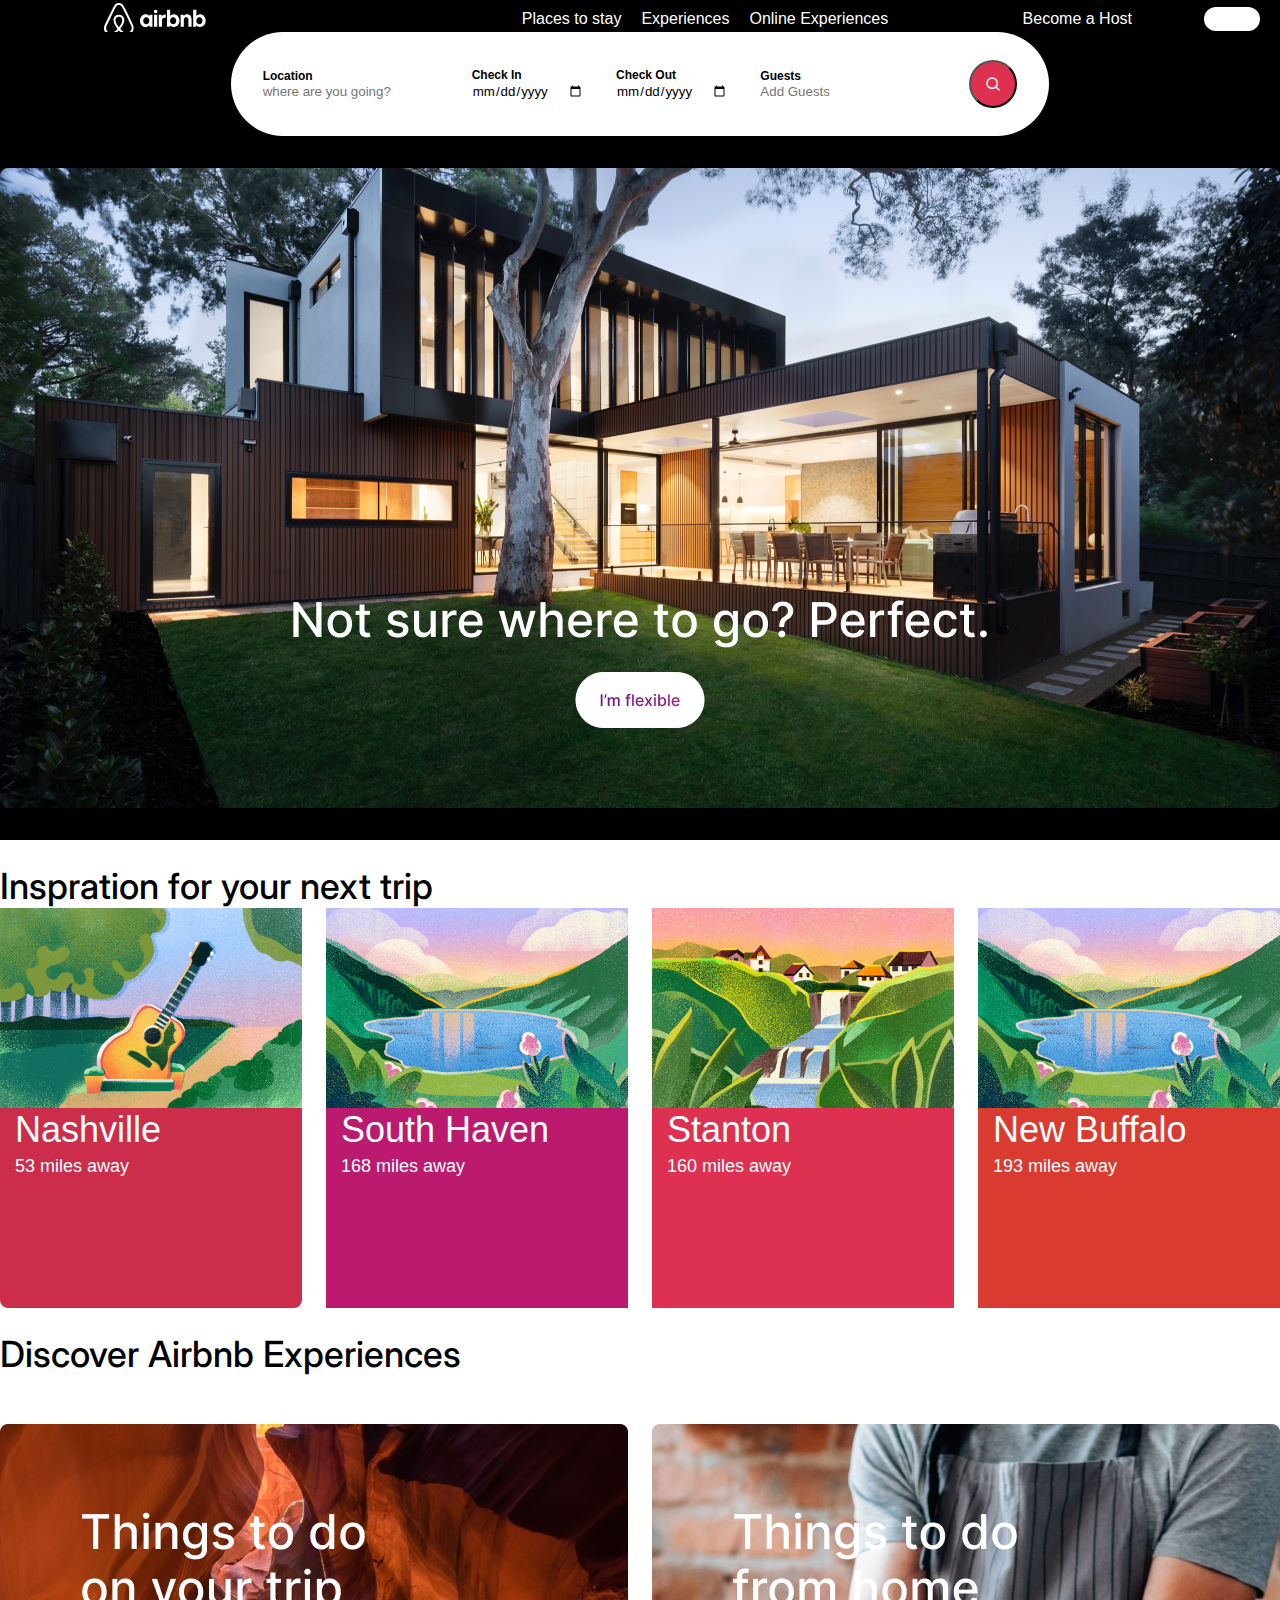
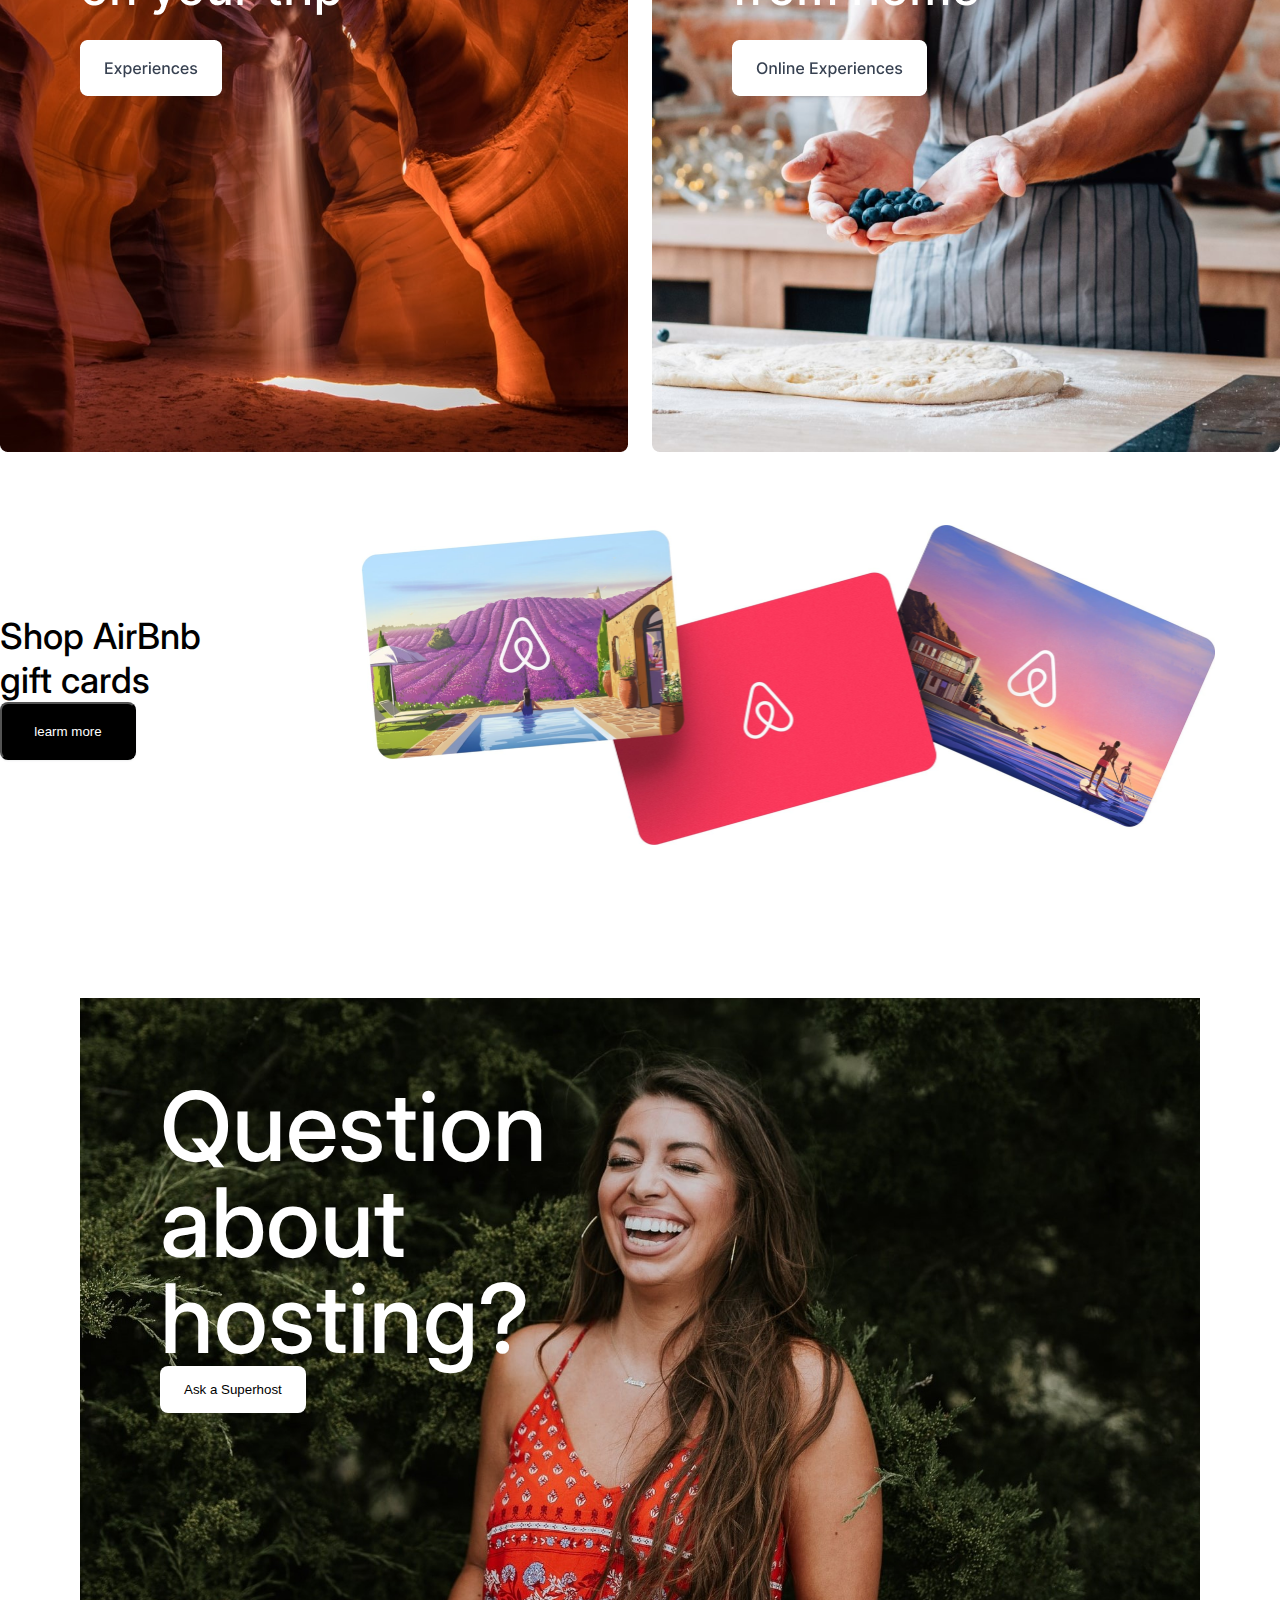
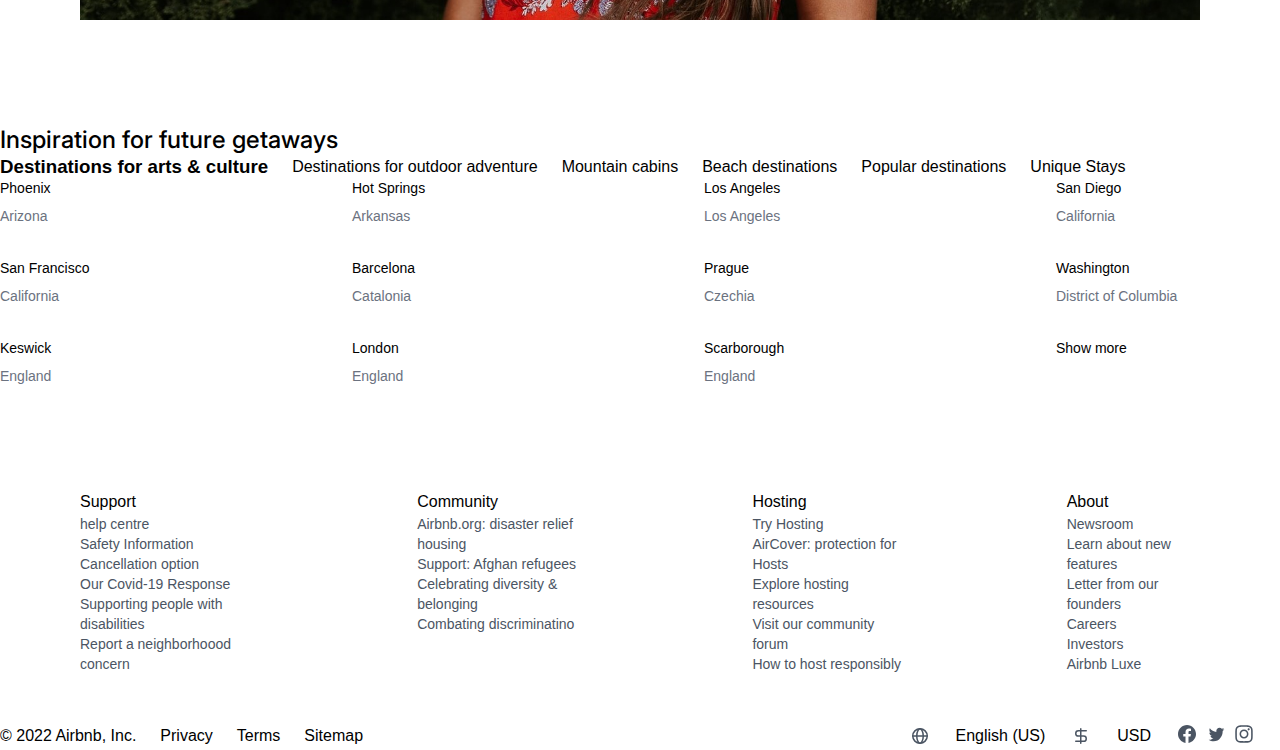
<file: index.html>
<!DOCTYPE html>
<html lang="en">
<head>
    <meta charset="UTF-8">
    <meta name="viewport" content="width=device-width, initial-scale=1.0">
    <title>Air Bnb</title>
    <link rel="stylesheet" href="styles.css">
    <link rel="stylesheet" href="https://cdnjs.cloudflare.com/ajax/libs/font-awesome/6.4.0/css/all.min.css" integrity="sha512-iecdLmaskl7CVkqkXNQ/ZH/XLlvWZOJyj7Yy7tcenmpD1ypASozpmT/E0iPtmFIB46ZmdtAc9eNBvH0H/ZpiBw==" crossorigin="anonymous" referrerpolicy="no-referrer" />
</head>
<body>
<div class="home-page">
    <header>
        <!-- Navbar will go here -->
        <div class="navbar">
            <div class="logo">
                <svg xmlns="http://www.w3.org/2000/svg" width="102" height="32" viewBox="0 0 102 32" fill="none">
                    <path d="M29.24 22.6799C29.08 22.2899 28.93 21.8799 28.77 21.5299L28.03 19.8599L28 19.8299C25.8 15.0299 23.45 10.1499 20.96 5.34994L20.86 5.14994C20.61 4.67994 20.36 4.15994 20.1 3.67994C19.78 3.10994 19.47 2.49994 18.96 1.91994C18.4628 1.31308 17.8372 0.824133 17.1282 0.488399C16.4192 0.152666 15.6444 -0.0214844 14.86 -0.0214844C14.0755 -0.0214844 13.3008 0.152666 12.5917 0.488399C11.8827 0.824133 11.2571 1.31308 10.76 1.91994C10.29 2.49994 9.93996 3.10994 9.61996 3.67994C9.36996 4.19994 9.11996 4.70994 8.85996 5.17994L8.75996 5.37994C6.30996 10.1799 3.91996 15.0599 1.71996 19.8599L1.65996 19.9199C1.43996 20.4399 1.17996 20.9799 0.929959 21.5599C0.769959 21.9099 0.609959 22.2899 0.449959 22.7099C0.0179916 23.8097 -0.119949 25.0031 0.0497312 26.1724C0.219412 27.3418 0.690857 28.4467 1.4176 29.3784C2.14435 30.31 3.10131 31.0362 4.19418 31.4854C5.28705 31.9346 6.47811 32.0912 7.64996 31.9399C8.77343 31.7921 9.85523 31.4178 10.83 30.8399C12.13 30.1099 13.38 29.0499 14.78 27.5199C16.18 29.0499 17.46 30.1099 18.73 30.8499C19.9513 31.5668 21.3343 31.9624 22.75 31.9999C24.3893 32.0068 25.9758 31.4202 27.2164 30.3487C28.4571 29.2771 29.2682 27.7928 29.5 26.1699C29.7678 25.0037 29.6772 23.7838 29.24 22.6699V22.6799ZM14.88 24.3399C13.16 22.1399 12.04 20.1199 11.66 18.3899C11.5025 17.7489 11.4686 17.0837 11.56 16.4299C11.63 15.9199 11.82 15.4699 12.08 15.0899C12.68 14.2199 13.73 13.6799 14.88 13.6799C15.4261 13.6633 15.9678 13.7824 16.4565 14.0268C16.9452 14.2711 17.3656 14.633 17.68 15.0799C17.94 15.4799 18.13 15.9199 18.19 16.4299C18.29 17.0099 18.25 17.6799 18.09 18.3899C17.71 20.0899 16.59 22.1299 14.88 24.3399ZM27.62 25.8199C27.5063 26.6439 27.1788 27.4237 26.67 28.0816C26.1612 28.7396 25.4888 29.2527 24.72 29.5699C23.96 29.8899 23.12 29.9799 22.3 29.8899C21.5 29.7899 20.7 29.5299 19.88 29.0499C18.5185 28.2084 17.2942 27.1629 16.25 25.9499C18.35 23.3499 19.62 20.9799 20.1 18.8699C20.33 17.8699 20.36 16.9699 20.26 16.1399C20.1351 15.3532 19.8417 14.6028 19.4 13.9399C18.8956 13.2212 18.2223 12.6374 17.4394 12.2398C16.6565 11.8423 15.7879 11.6431 14.91 11.6599C13.06 11.6599 11.41 12.5199 10.41 13.9299C9.9598 14.5911 9.66887 15.3475 9.55996 16.1399C9.42996 16.9799 9.45996 17.9099 9.71996 18.8699C10.2 20.9799 11.5 23.3799 13.57 25.9699C12.5434 27.2061 11.3163 28.2608 9.93996 29.0899C9.10996 29.5699 8.31996 29.8199 7.51996 29.9199C6.27584 30.0793 5.01911 29.7412 4.02292 28.9791C3.02673 28.2169 2.37161 27.0924 2.19996 25.8499C2.09996 25.0499 2.16996 24.2499 2.48996 23.3499C2.58996 23.0299 2.73996 22.7099 2.89996 22.3299C3.11996 21.8099 3.37996 21.2699 3.62996 20.7299L3.66996 20.6599C5.82996 15.8899 8.18996 11.0199 10.64 6.24994L10.74 6.04994C10.99 5.56994 11.24 5.05994 11.5 4.57994C11.76 4.06994 12.04 3.57994 12.4 3.17994C12.7116 2.80797 13.1009 2.50882 13.5406 2.30356C13.9804 2.09831 14.4597 1.99193 14.945 1.99193C15.4302 1.99193 15.9096 2.09831 16.3493 2.30356C16.789 2.50882 17.1783 2.80797 17.49 3.17994C17.84 3.57994 18.13 4.06994 18.39 4.57994C18.64 5.05994 18.89 5.57995 19.15 6.04994L19.25 6.24994C21.69 11.0199 24.05 15.8899 26.25 20.6599L26.28 20.6899C26.54 21.2099 26.76 21.7899 27.01 22.2899C27.17 22.6799 27.33 22.9899 27.43 23.3199C27.62 24.2199 27.72 25.0199 27.62 25.8199ZM41.54 24.1199C40.7864 24.131 40.0401 23.9722 39.3563 23.6554C38.6725 23.3386 38.0688 22.8719 37.59 22.2899C36.514 21.0499 35.943 19.451 35.99 17.8099C35.9735 16.1332 36.563 14.5068 37.65 13.2299C38.1528 12.6406 38.7787 12.1686 39.4836 11.8472C40.1885 11.5259 40.9553 11.3629 41.73 11.3699C42.4589 11.35 43.1809 11.5157 43.8282 11.8516C44.4754 12.1875 45.0266 12.6824 45.43 13.2899L45.53 11.7199H48.45V23.7999H45.52L45.42 22.0399C45.0041 22.6886 44.4294 23.2202 43.7503 23.5842C43.0712 23.9483 42.3104 24.1327 41.54 24.1199ZM42.3 21.2399C42.88 21.2399 43.39 21.0799 43.87 20.7899C44.31 20.4699 44.67 20.0499 44.95 19.5399C45.2 19.0299 45.33 18.4199 45.33 17.7399C45.3689 17.1493 45.254 16.5587 44.9963 16.0259C44.7386 15.493 44.3471 15.0361 43.86 14.6999C43.3919 14.4083 42.8514 14.2537 42.3 14.2537C41.7485 14.2537 41.208 14.4083 40.74 14.6999C40.3 15.0199 39.94 15.4399 39.66 15.9499C39.3955 16.5124 39.2654 17.1286 39.28 17.7499C39.241 18.3405 39.3559 18.9312 39.6136 19.464C39.8713 19.9969 40.2628 20.4538 40.75 20.7899C41.22 21.0799 41.73 21.2399 42.3 21.2399ZM53.45 8.45994C53.45 8.80995 53.39 9.12994 53.23 9.38995C53.07 9.63995 52.85 9.86994 52.56 10.0299C52.27 10.1899 51.96 10.2499 51.64 10.2499C51.32 10.2499 51 10.1899 50.71 10.0299C50.4357 9.87726 50.205 9.65694 50.04 9.38995C49.8851 9.10508 49.8091 8.78401 49.82 8.45994C49.82 8.09995 49.89 7.77994 50.04 7.52994C50.2 7.22994 50.43 7.04994 50.71 6.88994C51 6.72994 51.31 6.65994 51.64 6.65994C51.9583 6.65261 52.273 6.728 52.5535 6.87874C52.8339 7.02948 53.0705 7.25042 53.24 7.51994C53.3855 7.81149 53.4576 8.13418 53.45 8.45994ZM50.05 23.7599V11.6999H53.23V23.7799H50.04L50.05 23.7599ZM61.73 14.8599V14.8999C61.58 14.8299 61.38 14.7999 61.23 14.7699C61.03 14.7299 60.87 14.7299 60.68 14.7299C59.79 14.7299 59.12 14.9899 58.68 15.5299C58.2 16.0799 57.98 16.8499 57.98 17.8399V23.7699H54.79V11.6899H57.72L57.82 13.5199C58.14 12.8799 58.52 12.3999 59.06 12.0399C59.5971 11.6902 60.2294 11.5155 60.87 11.5399C61.1 11.5399 61.32 11.5599 61.51 11.5999C61.61 11.6299 61.67 11.6299 61.73 11.6599V14.8599ZM63.01 23.7599V6.73994H66.19V13.2399C66.64 12.6599 67.15 12.2099 67.79 11.8599C68.8032 11.3632 69.9542 11.2223 71.0573 11.4599C72.1604 11.6976 73.1512 12.3 73.87 13.1699C74.9483 14.4125 75.5195 16.0154 75.47 17.6599C75.4864 19.3367 74.897 20.9631 73.81 22.2399C73.3072 22.8293 72.6813 23.3013 71.9763 23.6227C71.2714 23.944 70.5046 24.1069 69.73 24.0999C69.001 24.1199 68.279 23.9541 67.6317 23.6183C66.9845 23.2824 66.4333 22.7875 66.03 22.1799L65.93 23.7499L63.01 23.7799V23.7599ZM69.16 21.2399C69.73 21.2399 70.24 21.0799 70.72 20.7899C71.16 20.4699 71.52 20.0499 71.8 19.5399C72.06 19.0299 72.18 18.4199 72.18 17.7399C72.18 17.0699 72.06 16.4599 71.8 15.9499C71.5374 15.4582 71.1684 15.0312 70.72 14.6999C70.2519 14.4083 69.7115 14.2537 69.16 14.2537C68.6085 14.2537 68.068 14.4083 67.6 14.6999C67.15 15.0199 66.8 15.4399 66.51 15.9499C66.2455 16.5124 66.1154 17.1286 66.13 17.7499C66.091 18.3405 66.2059 18.9312 66.4636 19.464C66.7213 19.9969 67.1128 20.4538 67.6 20.7899C68.07 21.0799 68.58 21.2399 69.16 21.2399ZM76.67 23.7699V11.6899H79.6L79.7 13.2599C80.0682 12.6581 80.5905 12.1656 81.2128 11.8333C81.8352 11.501 82.535 11.3411 83.24 11.3699C84.0461 11.356 84.8384 11.5801 85.5178 12.0141C86.1973 12.448 86.7337 13.0727 87.06 13.8099C87.41 14.5699 87.6 15.5099 87.6 16.5599V23.7999H84.41V16.9799C84.41 16.1399 84.22 15.4799 83.84 14.9899C83.46 14.5099 82.94 14.2499 82.28 14.2499C81.8 14.2499 81.38 14.3499 81.01 14.5699C80.66 14.7999 80.37 15.0899 80.15 15.4999C79.9275 15.9144 79.8172 16.3798 79.83 16.8499V23.7699H76.67ZM89.19 23.7699V6.72994H92.38V13.2299C92.812 12.6467 93.3741 12.1722 94.0216 11.8441C94.6691 11.5161 95.3841 11.3434 96.11 11.3399C96.8635 11.3289 97.6099 11.4877 98.2937 11.8045C98.9775 12.1213 99.5811 12.588 100.06 13.1699C101.131 14.4125 101.698 16.0105 101.65 17.6499C101.667 19.3269 101.078 20.9536 99.99 22.2299C99.4872 22.8193 98.8613 23.2913 98.1563 23.6127C97.4514 23.934 96.6846 24.0969 95.91 24.0899C95.181 24.1099 94.459 23.9441 93.8117 23.6083C93.1645 23.2724 92.6133 22.7775 92.21 22.1699L92.12 23.7399L89.19 23.7699ZM95.37 21.2399C95.95 21.2399 96.46 21.0799 96.93 20.7899C97.38 20.4699 97.73 20.0499 98.02 19.5399C98.27 19.0299 98.4 18.4199 98.4 17.7399C98.4389 17.1493 98.324 16.5587 98.0663 16.0259C97.8086 15.493 97.4171 15.0361 96.93 14.6999C96.4619 14.4083 95.9215 14.2537 95.37 14.2537C94.8185 14.2537 94.278 14.4083 93.81 14.6999C93.37 15.0199 93.01 15.4399 92.73 15.9499C92.4508 16.5074 92.32 17.1273 92.35 17.7499C92.311 18.3405 92.4259 18.9312 92.6836 19.464C92.9413 19.9969 93.3328 20.4538 93.82 20.7899C94.29 21.0799 94.77 21.2399 95.37 21.2399Z" fill="white"/>
                  </svg>
            </div>

            <div class="middle-option">
                <a href="#">Places to stay</a>
                <a href="#">Experiences</a>
                <a href="#">Online Experiences</a>

            </div>

            <div class="host">
                <p>Become a Host</p>
                <i class="fa-solid fa-globe fa" style="color: #ffffff;"></i>
            </div>

            <div class="user-profile">
                <i class="fa-solid fa-bars" style="color: #000000;"></i>
                <i class="fa-solid fa-circle-user" style="color: #F3F4F6;"></i>

            </div>

        </div>

    </header>

    <main>
        <div class="main-container">

            <div class="search-menu">

                <div class="search-location-bar">

                    <div class="location">
                        <p>Location</p>
                        <input id="location-input" class="border-none" type="text" placeholder="where are you going?" required>
                        
                    </div>

                    <div class="checkin">
                        <p>Check In</p>
                        <input id="checkin-date" class="border-none" type="date" placeholder="Add Date" required>
                    </div>

                    <div class="checkout">
                        <p>Check Out</p>
                        <input id="checkout-date" class="border-none" type="date" placeholder="Add Date" required>
                    </div>
                    
                    <div class="guests">
                        <p>Guests</p>
                        <input id="guest-name" class="border-none" type="text" placeholder="Add Guests" required>

                    </div>
                    <div id="search-bar">
                        <input id="search-input" type="text" placeholder="Search listings...">
                        <button id="search-button"><svg xmlns="http://www.w3.org/2000/svg" width="20" height="20" viewBox="0 0 20 20" fill="none">
                            <path d="M16.0417 16.0416L12.9167 12.9166M3.95834 9.16658C3.95834 6.2901 6.29019 3.95825 9.16668 3.95825C12.0432 3.95825 14.375 6.2901 14.375 9.16658C14.375 12.0431 12.0432 14.3749 9.16668 14.3749C6.29019 14.3749 3.95834 12.0431 3.95834 9.16658Z" stroke="white" stroke-width="1.5" stroke-linecap="round" stroke-linejoin="round"/>
                            </svg>
                        </button>
                    </div>
                </div>

                <div class="first-image">
                    <img src="./images/Big Card.png" alt="">
                </div>

                
            </div>
            
            
            <div class="next-trip">
                <h1>Inspration for your next trip</h1>

                <div class="city-cards">

                    <div class="nashvilla">
                        <img class="img-size" src="./images/Home-page Images/Rectangle 1.png" alt="">
                        <h3>Nashville</h3>
                        <p>53 miles away</p>

                    
                    </div>

                    <div class="southhaven">
                        <img class="img-size" src="./images/Home-page Images/Rectangle 1 (1).png" alt="">
                        <h3>South Haven</h3>
                        <p>168 miles away</p>
                    
                    </div>

                    <div class="stanton">
                        <img class="img-size" src="./images/Home-page Images/Rectangle 1 (2).png" alt="">
                        <h3>Stanton</h3>
                        <p>160 miles away</p>    
                    </div>

                    <div class="newbuffalo">
                        <img class="img-size" src="./images/Home-page Images/Rectangle 1 (3).png" alt="">
                        <h3>New Buffalo</h3>
                        <p>193 miles away</p>
                        
                    </div>
                </div>

            </div>

            <div class="airbnb-experiance">
                <h1>Discover Airbnb Experiences</h1>
                <div class="thingstodo">
                    <div class="thingsintrip">
                        <img src="./images/Home-page Images/unsplash_qvO4yjZo-Mc.png" alt="">
                        
                    </div>
                    <div class="thingsinhome">
                        <img src="./images/Home-page Images/unsplash_JYTWsPsIDcY.png" alt="">
                        
                    
                    </div>
                </div>
            </div>

            <div class="giftcard">
                <div class="shopgiftcard">
                    <h1>Shop AirBnb  <br> gift cards</h1>
                    <button type="submit">learm more</button>

                </div>
                <div class="giftcardimage">
                    <img src="./images/Home-page Images/Gift Cards.png" alt="">

                </div>
            </div>

            <div class="about-hosting">
                <img src="./images/efd4d7b308f8c6bdd6b801b638cc68d2.jpeg" alt="">
                <div class="hosting-text">
                    <h1>Question <br> about <br> hosting?</h1>
                    <button type="submit">Ask a Superhost</button>
                </div>
            </div>

            <div class="future-getaways">
                <h1>Inspiration for future getaways</h1>

                <div class="art-culture">
                    <h3>Destinations for arts & culture</h3>
                    <p>Destinations for outdoor adventure</p>
                    <p>Mountain cabins</p>
                    <p>Beach destinations</p>
                    <p>Popular destinations</p>
                    <p>Unique Stays</p>
                </div>

                <div class="country">
                    <div class="country-name">
                        <h3>Phoenix</h3>
                        <p>Arizona</p>
                    </div>

                    <div class="country-name">
                        <h3>Hot Springs</h3>
                        <p>Arkansas</p>
                    </div>

                    <div class="country-name">
                        <h3>Los Angeles</h3>
                        <p>Los Angeles</p>
                    </div>

                    <div class="country-name">
                        <h3>San Diego</h3>
                        <p>California</p>
                    </div>

                    <div class="country-name">
                        <h3>San Francisco</h3>
                        <p>California</p>
                    </div>

                    <div class="country-name">
                        <h3>Barcelona</h3>
                        <p>Catalonia</p>
                    </div>

                    <div class="country-name">
                        <h3>Prague</h3>
                        <p>Czechia</p>
                    </div>

                    <div class="country-name">
                        <h3>Washington</h3>
                        <p>District of Columbia</p>
                    </div>

                    <div class="country-name">
                        <h3>Keswick</h3>
                        <p>England</p>
                        
                    </div>
                    <div class="country-name">
                        <h3>London</h3>
                        <p>England</p>
                        
                    </div>
                    <div class="country-name">
                        <h3>Scarborough</h3>
                        <p>England</p>
                        
                    </div>
                    <div class="country-name">
                        <h3>Show more</h3>                        
                    </div>

                </div>


            </div>




        </div>


    </main>
    <footer>
        <div class="footer">
            <div class="links">
                <div class="all-links">
                    <h4>Support</h4>
                    <p>help centre</p>
                    <p>Safety Information</p>
                    <p>Cancellation option</p>
                    <p>Our Covid-19 Response</p>
                    <p>Supporting people with disabilities</p>
                    <p>Report a neighborhoood concern</p>

                </div>
                <div class="all-links">
                    <h4>Community</h4>
                    <p>Airbnb.org: disaster relief housing</p>
                    <p>Support: Afghan refugees</p>
                    <p>Celebrating diversity & belonging</p>
                    <p>Combating discriminatino</p>

                </div>
                <div class="all-links">
                    <h4>Hosting</h4>
                    <p>Try Hosting</p>
                    <p>AirCover: protection for Hosts</p>
                    <p>Explore hosting resources</p>
                    <p>Visit our community forum</p>
                    <p>How to host responsibly</p>
                </div>
                <div class="all-links">
                    <h4>About</h4>
                    <p>Newsroom</p>
                    <p>Learn about new features</p>
                    <p>Letter from our founders</p>
                    <p>Careers</p>
                    <p>Investors</p>
                    <p>Airbnb Luxe</p>
                </div>
            </div>

            <div class="copyrights">
                <div class="copy-left">
                    <p>© 2022 Airbnb, Inc.</p>
                    <p>Privacy</p>
                    <p>Terms</p>
                    <p>Sitemap</p>
                </div>

                <div class="copy-right">
                    <svg xmlns="http://www.w3.org/2000/svg" width="24" height="24" viewBox="0 0 24 24" fill="none">
                        <path d="M19.25 12C19.25 16.0041 16.0041 19.25 12 19.25C7.99594 19.25 4.75 16.0041 4.75 12C4.75 7.99594 7.99594 4.75 12 4.75C16.0041 4.75 19.25 7.99594 19.25 12Z" stroke="#4B5563" stroke-width="1.5" stroke-linecap="round" stroke-linejoin="round"/>
                        <path d="M15.25 12C15.25 16.5 13.2426 19.25 12 19.25C10.7574 19.25 8.75 16.5 8.75 12C8.75 7.5 10.7574 4.75 12 4.75C13.2426 4.75 15.25 7.5 15.25 12Z" stroke="#4B5563" stroke-width="1.5" stroke-linecap="round" stroke-linejoin="round"/>
                        <path d="M5 12H19" stroke="#4B5563" stroke-width="1.5" stroke-linecap="round" stroke-linejoin="round"/>
                      </svg>
                      <p>English (US)</p>
                      <svg xmlns="http://www.w3.org/2000/svg" width="24" height="24" viewBox="0 0 24 24" fill="none">
                        <path d="M17.25 6.75H9.375C7.92525 6.75 6.75 7.92525 6.75 9.375C6.75 10.8247 7.92525 12 9.375 12H14.625C16.0747 12 17.25 13.1753 17.25 14.625C17.25 16.0747 16.0747 17.25 14.625 17.25H6.75" stroke="#4B5563" stroke-width="1.5" stroke-linecap="round" stroke-linejoin="round"/>
                        <path d="M11.75 19.25V4.75" stroke="#4B5563" stroke-width="1.5" stroke-linecap="round" stroke-linejoin="round"/>
                      </svg>
                      <p>USD</p>

                      <div class="socialmedia">
                        <svg xmlns="http://www.w3.org/2000/svg" width="24" height="24" viewBox="0 0 24 24" fill="none">
                            <path fill-rule="evenodd" clip-rule="evenodd" d="M3 12C3 16.45 6.25 20.15 10.5 20.9L10.5502 20.8599C10.5334 20.8566 10.5167 20.8533 10.5 20.85V14.5H8.25V12H10.5V10C10.5 7.75 11.95 6.5 14 6.5C14.65 6.5 15.35 6.6 16 6.7V9H14.85C13.75 9 13.5 9.55 13.5 10.25V12H15.9L15.5 14.5H13.5V20.85C13.4833 20.8533 13.4666 20.8566 13.4498 20.8599L13.5 20.9C17.75 20.15 21 16.45 21 12C21 7.05 16.95 3 12 3C7.05 3 3 7.05 3 12Z" fill="#4B5563"/>
                          </svg>
                          <svg xmlns="http://www.w3.org/2000/svg" width="24" height="24" viewBox="0 0 24 24" fill="none">
                            <path fill-rule="evenodd" clip-rule="evenodd" d="M18.6615 9.07607C18.6673 9.22598 18.6692 9.37582 18.6692 9.52572C18.6692 14.0705 15.4722 19.3171 9.62599 19.3171C7.83014 19.3171 6.16025 18.7447 4.75328 17.7704C5.00199 17.7976 5.25457 17.8181 5.51103 17.8181C7.00004 17.8181 8.37148 17.2661 9.45933 16.3394C8.06851 16.319 6.8941 15.3174 6.48907 13.9546C6.68351 13.9955 6.88375 14.016 7.08853 14.016C7.37729 14.016 7.65765 13.9752 7.92638 13.8934C6.47096 13.58 5.37473 12.19 5.37473 10.5207C5.37473 10.5002 5.37473 10.4934 5.37473 10.4797C5.80367 10.7318 6.29461 10.8885 6.81593 10.9089C5.96193 10.2889 5.40055 9.23278 5.40055 8.04038C5.40055 7.41352 5.55688 6.8207 5.83207 6.30967C7.39925 8.39466 9.74228 9.76424 12.3837 9.90733C12.3295 9.65522 12.3017 9.38955 12.3017 9.12382C12.3017 7.22279 13.7248 5.68286 15.4806 5.68286C16.3947 5.68286 17.2203 6.09856 17.7997 6.7663C18.5252 6.6164 19.2047 6.33024 19.8197 5.93505C19.5814 6.73907 19.0781 7.41348 18.4205 7.83593C19.0639 7.75417 19.6776 7.57034 20.2467 7.29779C19.8197 7.98597 19.2823 8.5923 18.6615 9.07607Z" fill="#4B5563"/>
                          </svg>
                          <svg xmlns="http://www.w3.org/2000/svg" width="24" height="24" viewBox="0 0 24 24" fill="none">
                            <path d="M12.0004 3.27271C9.63025 3.27271 9.33281 3.28307 8.40193 3.32543C7.47287 3.36798 6.8387 3.51507 6.28381 3.73089C5.70983 3.9538 5.22293 4.25198 4.73786 4.73725C4.25242 5.22234 3.95424 5.70925 3.73061 6.28307C3.51426 6.83816 3.36699 7.47252 3.32517 8.40125C3.28354 9.33216 3.27263 9.6298 3.27263 12C3.27263 14.3702 3.28317 14.6667 3.32535 15.5976C3.36808 16.5267 3.51517 17.1609 3.7308 17.7158C3.95388 18.2898 4.25205 18.7767 4.73731 19.2618C5.22221 19.7472 5.7091 20.0462 6.28272 20.2691C6.83798 20.4849 7.47232 20.632 8.4012 20.6745C9.33208 20.7169 9.62935 20.7272 11.9993 20.7272C14.3696 20.7272 14.6661 20.7169 15.597 20.6745C16.526 20.632 17.1609 20.4849 17.7162 20.2691C18.29 20.0462 18.7762 19.7472 19.2611 19.2618C19.7465 18.7767 20.0447 18.2898 20.2683 17.716C20.4828 17.1609 20.6301 16.5265 20.6737 15.5978C20.7156 14.6669 20.7265 14.3702 20.7265 12C20.7265 9.6298 20.7156 9.33234 20.6737 8.40143C20.6301 7.47234 20.4828 6.83816 20.2683 6.28325C20.0447 5.70925 19.7465 5.22234 19.2611 4.73725C18.7756 4.2518 18.2902 3.95361 17.7156 3.73089C17.1593 3.51507 16.5248 3.36798 15.5957 3.32543C14.6648 3.28307 14.3685 3.27271 11.9976 3.27271H12.0004ZM11.2175 4.84543C11.4498 4.84507 11.7091 4.84543 12.0004 4.84543C14.3305 4.84543 14.6066 4.8538 15.5268 4.89561C16.3777 4.93452 16.8395 5.07671 17.1471 5.19616C17.5544 5.35434 17.8447 5.54343 18.15 5.84889C18.4554 6.15434 18.6445 6.44525 18.8031 6.85252C18.9225 7.1598 19.0649 7.62161 19.1036 8.47252C19.1454 9.39252 19.1545 9.66889 19.1545 11.998C19.1545 14.3271 19.1454 14.6034 19.1036 15.5234C19.0647 16.3743 18.9225 16.8362 18.8031 17.1434C18.6449 17.5507 18.4554 17.8407 18.15 18.146C17.8446 18.4514 17.5546 18.6405 17.1471 18.7987C16.8399 18.9187 16.3777 19.0605 15.5268 19.0994C14.6068 19.1412 14.3305 19.1503 12.0004 19.1503C9.67007 19.1503 9.3939 19.1412 8.47393 19.0994C7.62304 19.0602 7.16124 18.918 6.85343 18.7985C6.44617 18.6403 6.15527 18.4513 5.84982 18.1458C5.54438 17.8403 5.35529 17.5502 5.19675 17.1427C5.0773 16.8354 4.93494 16.3736 4.89622 15.5227C4.8544 14.6027 4.84604 14.3263 4.84604 11.9958C4.84604 9.66525 4.8544 9.39034 4.89622 8.47034C4.93512 7.61943 5.0773 7.15761 5.19675 6.84998C5.35493 6.4427 5.54438 6.1518 5.84982 5.84634C6.15527 5.54089 6.44617 5.3518 6.85343 5.19325C7.16106 5.07325 7.62304 4.93143 8.47393 4.89234C9.27899 4.85598 9.59098 4.84507 11.2175 4.84325V4.84543ZM16.6588 6.29452C16.0806 6.29452 15.6115 6.76307 15.6115 7.34143C15.6115 7.91961 16.0806 8.3887 16.6588 8.3887C17.2369 8.3887 17.706 7.91961 17.706 7.34143C17.706 6.76325 17.2369 6.29416 16.6588 6.29416V6.29452ZM12.0004 7.51816C9.52535 7.51816 7.51868 9.52489 7.51868 12C7.51868 14.4751 9.52535 16.4809 12.0004 16.4809C14.4754 16.4809 16.4813 14.4751 16.4813 12C16.4813 9.52489 14.4752 7.51816 12.0002 7.51816H12.0004ZM12.0004 9.09089C13.6069 9.09089 14.9094 10.3932 14.9094 12C14.9094 13.6065 13.6069 14.9091 12.0004 14.9091C10.3937 14.9091 9.09136 13.6065 9.09136 12C9.09136 10.3932 10.3937 9.09089 12.0004 9.09089Z" fill="#4B5563"/>
                          </svg>
                      </div>
                </div>
                
            </div>
        </div>
       


    </footer>
</div>

    <!-- Listing page  -->   

<div class="listing-page">

    <nav id="navBar" class="navbar-white">
        <a href="index.html">
            <svg xmlns="http://www.w3.org/2000/svg" width="102" height="32" viewBox="0 0 102 32" fill="none">
                <path d="M29.24 22.6799C29.08 22.2899 28.93 21.8799 28.77 21.5299L28.03 19.8599L28 19.8299C25.8 15.0299 23.45 10.1499 20.96 5.34994L20.86 5.14994C20.61 4.67994 20.36 4.15994 20.1 3.67994C19.78 3.10994 19.47 2.49994 18.96 1.91994C18.4629 1.31308 17.8372 0.824133 17.1282 0.488399C16.4192 0.152666 15.6445 -0.0214844 14.86 -0.0214844C14.0755 -0.0214844 13.3008 0.152666 12.5918 0.488399C11.8828 0.824133 11.2571 1.31308 10.76 1.91994C10.29 2.49994 9.94 3.10994 9.62 3.67994C9.37 4.19994 9.12 4.70994 8.86 5.17994L8.76 5.37994C6.31 10.1799 3.92 15.0599 1.72 19.8599L1.66 19.9199C1.44 20.4399 1.18 20.9799 0.930001 21.5599C0.770001 21.9099 0.610001 22.2899 0.450001 22.7099C0.0180336 23.8097 -0.119907 25.0031 0.0497732 26.1724C0.219454 27.3418 0.690899 28.4467 1.41765 29.3784C2.14439 30.31 3.10136 31.0362 4.19423 31.4854C5.2871 31.9346 6.47815 32.0912 7.65 31.9399C8.77347 31.7921 9.85528 31.4178 10.83 30.8399C12.13 30.1099 13.38 29.0499 14.78 27.5199C16.18 29.0499 17.46 30.1099 18.73 30.8499C19.9513 31.5668 21.3344 31.9624 22.75 31.9999C24.3894 32.0068 25.9758 31.4202 27.2165 30.3487C28.4571 29.2771 29.2682 27.7928 29.5 26.1699C29.7678 25.0037 29.6772 23.7838 29.24 22.6699V22.6799ZM14.88 24.3399C13.16 22.1399 12.04 20.1199 11.66 18.3899C11.5026 17.7489 11.4686 17.0837 11.56 16.4299C11.63 15.9199 11.82 15.4699 12.08 15.0899C12.68 14.2199 13.73 13.6799 14.88 13.6799C15.4261 13.6633 15.9679 13.7824 16.4566 14.0268C16.9453 14.2711 17.3657 14.633 17.68 15.0799C17.94 15.4799 18.13 15.9199 18.19 16.4299C18.29 17.0099 18.25 17.6799 18.09 18.3899C17.71 20.0899 16.59 22.1299 14.88 24.3399ZM27.62 25.8199C27.5064 26.6439 27.1789 27.4237 26.67 28.0816C26.1612 28.7396 25.4889 29.2527 24.72 29.5699C23.96 29.8899 23.12 29.9799 22.3 29.8899C21.5 29.7899 20.7 29.5299 19.88 29.0499C18.5185 28.2084 17.2943 27.1629 16.25 25.9499C18.35 23.3499 19.62 20.9799 20.1 18.8699C20.33 17.8699 20.36 16.9699 20.26 16.1399C20.1351 15.3532 19.8418 14.6028 19.4 13.9399C18.8956 13.2212 18.2223 12.6374 17.4394 12.2398C16.6565 11.8423 15.7879 11.6431 14.91 11.6599C13.06 11.6599 11.41 12.5199 10.41 13.9299C9.95984 14.5911 9.66891 15.3475 9.56 16.1399C9.43 16.9799 9.46 17.9099 9.72 18.8699C10.2 20.9799 11.5 23.3799 13.57 25.9699C12.5435 27.2061 11.3164 28.2608 9.94 29.0899C9.11 29.5699 8.32 29.8199 7.52 29.9199C6.27589 30.0793 5.01915 29.7412 4.02296 28.9791C3.02677 28.2169 2.37165 27.0924 2.2 25.8499C2.1 25.0499 2.17 24.2499 2.49 23.3499C2.59 23.0299 2.74 22.7099 2.9 22.3299C3.12 21.8099 3.38 21.2699 3.63 20.7299L3.67 20.6599C5.83 15.8899 8.19 11.0199 10.64 6.24994L10.74 6.04994C10.99 5.56994 11.24 5.05994 11.5 4.57994C11.76 4.06994 12.04 3.57994 12.4 3.17994C12.7116 2.80797 13.101 2.50882 13.5407 2.30356C13.9804 2.09831 14.4597 1.99193 14.945 1.99193C15.4303 1.99193 15.9096 2.09831 16.3493 2.30356C16.789 2.50882 17.1784 2.80797 17.49 3.17994C17.84 3.57994 18.13 4.06994 18.39 4.57994C18.64 5.05994 18.89 5.57995 19.15 6.04994L19.25 6.24994C21.69 11.0199 24.05 15.8899 26.25 20.6599L26.28 20.6899C26.54 21.2099 26.76 21.7899 27.01 22.2899C27.17 22.6799 27.33 22.9899 27.43 23.3199C27.62 24.2199 27.72 25.0199 27.62 25.8199ZM41.54 24.1199C40.7865 24.131 40.0401 23.9722 39.3563 23.6554C38.6725 23.3386 38.0688 22.8719 37.59 22.2899C36.5141 21.0499 35.943 19.451 35.99 17.8099C35.9735 16.1332 36.563 14.5068 37.65 13.2299C38.1528 12.6406 38.7787 12.1686 39.4836 11.8472C40.1885 11.5259 40.9553 11.3629 41.73 11.3699C42.4589 11.35 43.181 11.5157 43.8282 11.8516C44.4755 12.1875 45.0267 12.6824 45.43 13.2899L45.53 11.7199H48.45V23.7999H45.52L45.42 22.0399C45.0042 22.6886 44.4294 23.2202 43.7503 23.5842C43.0713 23.9483 42.3104 24.1327 41.54 24.1199ZM42.3 21.2399C42.88 21.2399 43.39 21.0799 43.87 20.7899C44.31 20.4699 44.67 20.0499 44.95 19.5399C45.2 19.0299 45.33 18.4199 45.33 17.7399C45.369 17.1493 45.254 16.5587 44.9964 16.0259C44.7387 15.493 44.3471 15.0361 43.86 14.6999C43.3919 14.4083 42.8515 14.2537 42.3 14.2537C41.7485 14.2537 41.2081 14.4083 40.74 14.6999C40.3 15.0199 39.94 15.4399 39.66 15.9499C39.3956 16.5124 39.2655 17.1286 39.28 17.7499C39.241 18.3405 39.356 18.9312 39.6136 19.464C39.8713 19.9969 40.2629 20.4538 40.75 20.7899C41.22 21.0799 41.73 21.2399 42.3 21.2399ZM53.45 8.45994C53.45 8.80995 53.39 9.12994 53.23 9.38995C53.07 9.63995 52.85 9.86994 52.56 10.0299C52.27 10.1899 51.96 10.2499 51.64 10.2499C51.32 10.2499 51 10.1899 50.71 10.0299C50.4357 9.87726 50.2051 9.65694 50.04 9.38995C49.8851 9.10508 49.8092 8.78401 49.82 8.45994C49.82 8.09995 49.89 7.77994 50.04 7.52994C50.2 7.22994 50.43 7.04994 50.71 6.88994C51 6.72994 51.31 6.65994 51.64 6.65994C51.9583 6.65261 52.2731 6.728 52.5535 6.87874C52.834 7.02948 53.0705 7.25042 53.24 7.51994C53.3855 7.81149 53.4576 8.13418 53.45 8.45994ZM50.05 23.7599V11.6999H53.23V23.7799H50.04L50.05 23.7599ZM61.73 14.8599V14.8999C61.58 14.8299 61.38 14.7999 61.23 14.7699C61.03 14.7299 60.87 14.7299 60.68 14.7299C59.79 14.7299 59.12 14.9899 58.68 15.5299C58.2 16.0799 57.98 16.8499 57.98 17.8399V23.7699H54.79V11.6899H57.72L57.82 13.5199C58.14 12.8799 58.52 12.3999 59.06 12.0399C59.5971 11.6902 60.2295 11.5155 60.87 11.5399C61.1 11.5399 61.32 11.5599 61.51 11.5999C61.61 11.6299 61.67 11.6299 61.73 11.6599V14.8599ZM63.01 23.7599V6.73994H66.19V13.2399C66.64 12.6599 67.15 12.2099 67.79 11.8599C68.8032 11.3632 69.9542 11.2223 71.0573 11.4599C72.1604 11.6976 73.1513 12.3 73.87 13.1699C74.9483 14.4125 75.5195 16.0154 75.47 17.6599C75.4865 19.3367 74.897 20.9631 73.81 22.2399C73.3072 22.8293 72.6813 23.3013 71.9764 23.6227C71.2715 23.944 70.5047 24.1069 69.73 24.0999C69.0011 24.1199 68.279 23.9541 67.6318 23.6183C66.9845 23.2824 66.4333 22.7875 66.03 22.1799L65.93 23.7499L63.01 23.7799V23.7599ZM69.16 21.2399C69.73 21.2399 70.24 21.0799 70.72 20.7899C71.16 20.4699 71.52 20.0499 71.8 19.5399C72.06 19.0299 72.18 18.4199 72.18 17.7399C72.18 17.0699 72.06 16.4599 71.8 15.9499C71.5374 15.4582 71.1684 15.0312 70.72 14.6999C70.2519 14.4083 69.7115 14.2537 69.16 14.2537C68.6085 14.2537 68.0681 14.4083 67.6 14.6999C67.15 15.0199 66.8 15.4399 66.51 15.9499C66.2456 16.5124 66.1155 17.1286 66.13 17.7499C66.091 18.3405 66.206 18.9312 66.4636 19.464C66.7213 19.9969 67.1129 20.4538 67.6 20.7899C68.07 21.0799 68.58 21.2399 69.16 21.2399ZM76.67 23.7699V11.6899H79.6L79.7 13.2599C80.0682 12.6581 80.5905 12.1656 81.2129 11.8333C81.8352 11.501 82.5351 11.3411 83.24 11.3699C84.0461 11.356 84.8384 11.5801 85.5178 12.0141C86.1973 12.448 86.7337 13.0727 87.06 13.8099C87.41 14.5699 87.6 15.5099 87.6 16.5599V23.7999H84.41V16.9799C84.41 16.1399 84.22 15.4799 83.84 14.9899C83.46 14.5099 82.94 14.2499 82.28 14.2499C81.8 14.2499 81.38 14.3499 81.01 14.5699C80.66 14.7999 80.37 15.0899 80.15 15.4999C79.9276 15.9144 79.8173 16.3798 79.83 16.8499V23.7699H76.67ZM89.19 23.7699V6.72994H92.38V13.2299C92.8121 12.6467 93.3742 12.1722 94.0216 11.8441C94.6691 11.5161 95.3842 11.3434 96.11 11.3399C96.8635 11.3289 97.6099 11.4877 98.2937 11.8045C98.9775 12.1213 99.5812 12.588 100.06 13.1699C101.131 14.4125 101.698 16.0105 101.65 17.6499C101.667 19.3269 101.078 20.9536 99.99 22.2299C99.4872 22.8193 98.8613 23.2913 98.1564 23.6127C97.4515 23.934 96.6847 24.0969 95.91 24.0899C95.1811 24.1099 94.459 23.9441 93.8118 23.6083C93.1645 23.2724 92.6133 22.7775 92.21 22.1699L92.12 23.7399L89.19 23.7699ZM95.37 21.2399C95.95 21.2399 96.46 21.0799 96.93 20.7899C97.38 20.4699 97.73 20.0499 98.02 19.5399C98.27 19.0299 98.4 18.4199 98.4 17.7399C98.439 17.1493 98.324 16.5587 98.0664 16.0259C97.8087 15.493 97.4171 15.0361 96.93 14.6999C96.4619 14.4083 95.9215 14.2537 95.37 14.2537C94.8185 14.2537 94.2781 14.4083 93.81 14.6999C93.37 15.0199 93.01 15.4399 92.73 15.9499C92.4509 16.5074 92.32 17.1273 92.35 17.7499C92.311 18.3405 92.426 18.9312 92.6837 19.464C92.9413 19.9969 93.3329 20.4538 93.82 20.7899C94.29 21.0799 94.77 21.2399 95.37 21.2399Z" fill="#DE3151"/>
              </svg>
        </a>
        <ul class="nav-links">
            <li><a href="#" class="active">Popular Places</a></li>
            <li><a href="#">Travel Outside</a></li>
            <li><a href="#">Online Packages</a></li>
        </ul>
        <div class="std-nav-right">
            <p>Become a Host</p>
            <svg xmlns="http://www.w3.org/2000/svg" width="24" height="24" viewBox="0 0 24 24" fill="none">
                <path d="M19.25 12C19.25 16.0041 16.0041 19.25 12 19.25C7.99594 19.25 4.75 16.0041 4.75 12C4.75 7.99594 7.99594 4.75 12 4.75C16.0041 4.75 19.25 7.99594 19.25 12Z" stroke="black" stroke-width="1.5" stroke-linecap="round" stroke-linejoin="round"/>
                <path d="M15.25 12C15.25 16.5 13.2426 19.25 12 19.25C10.7574 19.25 8.75 16.5 8.75 12C8.75 7.5 10.7574 4.75 12 4.75C13.2426 4.75 15.25 7.5 15.25 12Z" stroke="black" stroke-width="1.5" stroke-linecap="round" stroke-linejoin="round"/>
                <path d="M5 12H19" stroke="black" stroke-width="1.5" stroke-linecap="round" stroke-linejoin="round"/>
              </svg>

              <div class="std-user">
                <svg xmlns="http://www.w3.org/2000/svg" width="24" height="24" viewBox="0 0 24 24" fill="none">
                    <path d="M4.75 5.75H19.25" stroke="#111827" stroke-width="1.5" stroke-linecap="round" stroke-linejoin="round"/>
                    <path d="M4.75 18.25H19.25" stroke="#111827" stroke-width="1.5" stroke-linecap="round" stroke-linejoin="round"/>
                    <path d="M4.75 12H19.25" stroke="#111827" stroke-width="1.5" stroke-linecap="round" stroke-linejoin="round"/>
                </svg>
                <svg xmlns="http://www.w3.org/2000/svg" width="32" height="32" viewBox="0 0 32 32" fill="none">
                    <mask id="mask0_5281_906" style="mask-type:alpha" maskUnits="userSpaceOnUse" x="0" y="0" width="32" height="32">
                    <circle cx="16" cy="16" r="16" fill="#F3F4F6"/>
                    </mask>
                    <g mask="url(#mask0_5281_906)">
                    <path d="M32 27.9918V32.0012H0V28.0065C1.86127 25.5191 4.27721 23.5003 7.05572 22.1106C9.83423 20.7209 12.8987 19.9986 16.0053 20.0012C22.544 20.0012 28.352 23.1398 32 27.9918ZM21.336 11.9998C21.336 13.4143 20.7741 14.7709 19.7739 15.7711C18.7737 16.7713 17.4172 17.3332 16.0027 17.3332C14.5882 17.3332 13.2316 16.7713 12.2314 15.7711C11.2312 14.7709 10.6693 13.4143 10.6693 11.9998C10.6693 10.5853 11.2312 9.22879 12.2314 8.2286C13.2316 7.22841 14.5882 6.6665 16.0027 6.6665C17.4172 6.6665 18.7737 7.22841 19.7739 8.2286C20.7741 9.22879 21.336 10.5853 21.336 11.9998Z" fill="#D1D5DB"/>
                    </g>
                </svg>
            </div>
        </div>
    </nav>
    <div class="container">
        <div class="list-container">
            <div class="left-col">

            </div>
            <div class="right-col">
                
                
    
            </div>
        </div>

    <div class="pagination">
        <img src="images/arrow.png">
        <span class="current">1</span>
        <span>2</span>
        <span>3</span>
        <span>4</span>
        <span>5</span>
        <span>&middot; &middot; &middot; &middot;</span>
        <span>20</span>
        <img src="images/arrow.png" class="right-arrow">
    </div>

</div>

<div class="footer">
    <div class="copyrights">
            <div class="copy-left">
                <p>© 2022 Airbnb, Inc.</p>
                <p>Privacy</p>
                <p>Terms</p>
                <p>Sitemap</p>
            </div>

            <div class="copy-right">
                <svg xmlns="http://www.w3.org/2000/svg" width="24" height="24" viewBox="0 0 24 24" fill="none">
                    <path d="M19.25 12C19.25 16.0041 16.0041 19.25 12 19.25C7.99594 19.25 4.75 16.0041 4.75 12C4.75 7.99594 7.99594 4.75 12 4.75C16.0041 4.75 19.25 7.99594 19.25 12Z" stroke="#4B5563" stroke-width="1.5" stroke-linecap="round" stroke-linejoin="round"/>
                    <path d="M15.25 12C15.25 16.5 13.2426 19.25 12 19.25C10.7574 19.25 8.75 16.5 8.75 12C8.75 7.5 10.7574 4.75 12 4.75C13.2426 4.75 15.25 7.5 15.25 12Z" stroke="#4B5563" stroke-width="1.5" stroke-linecap="round" stroke-linejoin="round"/>
                    <path d="M5 12H19" stroke="#4B5563" stroke-width="1.5" stroke-linecap="round" stroke-linejoin="round"/>
                  </svg>
                  <p>English (US)</p>
                  <svg xmlns="http://www.w3.org/2000/svg" width="24" height="24" viewBox="0 0 24 24" fill="none">
                    <path d="M17.25 6.75H9.375C7.92525 6.75 6.75 7.92525 6.75 9.375C6.75 10.8247 7.92525 12 9.375 12H14.625C16.0747 12 17.25 13.1753 17.25 14.625C17.25 16.0747 16.0747 17.25 14.625 17.25H6.75" stroke="#4B5563" stroke-width="1.5" stroke-linecap="round" stroke-linejoin="round"/>
                    <path d="M11.75 19.25V4.75" stroke="#4B5563" stroke-width="1.5" stroke-linecap="round" stroke-linejoin="round"/>
                  </svg>
                  <p>USD</p>

                  <div class="socialmedia">
                    <svg xmlns="http://www.w3.org/2000/svg" width="24" height="24" viewBox="0 0 24 24" fill="none">
                        <path fill-rule="evenodd" clip-rule="evenodd" d="M3 12C3 16.45 6.25 20.15 10.5 20.9L10.5502 20.8599C10.5334 20.8566 10.5167 20.8533 10.5 20.85V14.5H8.25V12H10.5V10C10.5 7.75 11.95 6.5 14 6.5C14.65 6.5 15.35 6.6 16 6.7V9H14.85C13.75 9 13.5 9.55 13.5 10.25V12H15.9L15.5 14.5H13.5V20.85C13.4833 20.8533 13.4666 20.8566 13.4498 20.8599L13.5 20.9C17.75 20.15 21 16.45 21 12C21 7.05 16.95 3 12 3C7.05 3 3 7.05 3 12Z" fill="#4B5563"/>
                      </svg>
                      <svg xmlns="http://www.w3.org/2000/svg" width="24" height="24" viewBox="0 0 24 24" fill="none">
                        <path fill-rule="evenodd" clip-rule="evenodd" d="M18.6615 9.07607C18.6673 9.22598 18.6692 9.37582 18.6692 9.52572C18.6692 14.0705 15.4722 19.3171 9.62599 19.3171C7.83014 19.3171 6.16025 18.7447 4.75328 17.7704C5.00199 17.7976 5.25457 17.8181 5.51103 17.8181C7.00004 17.8181 8.37148 17.2661 9.45933 16.3394C8.06851 16.319 6.8941 15.3174 6.48907 13.9546C6.68351 13.9955 6.88375 14.016 7.08853 14.016C7.37729 14.016 7.65765 13.9752 7.92638 13.8934C6.47096 13.58 5.37473 12.19 5.37473 10.5207C5.37473 10.5002 5.37473 10.4934 5.37473 10.4797C5.80367 10.7318 6.29461 10.8885 6.81593 10.9089C5.96193 10.2889 5.40055 9.23278 5.40055 8.04038C5.40055 7.41352 5.55688 6.8207 5.83207 6.30967C7.39925 8.39466 9.74228 9.76424 12.3837 9.90733C12.3295 9.65522 12.3017 9.38955 12.3017 9.12382C12.3017 7.22279 13.7248 5.68286 15.4806 5.68286C16.3947 5.68286 17.2203 6.09856 17.7997 6.7663C18.5252 6.6164 19.2047 6.33024 19.8197 5.93505C19.5814 6.73907 19.0781 7.41348 18.4205 7.83593C19.0639 7.75417 19.6776 7.57034 20.2467 7.29779C19.8197 7.98597 19.2823 8.5923 18.6615 9.07607Z" fill="#4B5563"/>
                      </svg>
                      <svg xmlns="http://www.w3.org/2000/svg" width="24" height="24" viewBox="0 0 24 24" fill="none">
                        <path d="M12.0004 3.27271C9.63025 3.27271 9.33281 3.28307 8.40193 3.32543C7.47287 3.36798 6.8387 3.51507 6.28381 3.73089C5.70983 3.9538 5.22293 4.25198 4.73786 4.73725C4.25242 5.22234 3.95424 5.70925 3.73061 6.28307C3.51426 6.83816 3.36699 7.47252 3.32517 8.40125C3.28354 9.33216 3.27263 9.6298 3.27263 12C3.27263 14.3702 3.28317 14.6667 3.32535 15.5976C3.36808 16.5267 3.51517 17.1609 3.7308 17.7158C3.95388 18.2898 4.25205 18.7767 4.73731 19.2618C5.22221 19.7472 5.7091 20.0462 6.28272 20.2691C6.83798 20.4849 7.47232 20.632 8.4012 20.6745C9.33208 20.7169 9.62935 20.7272 11.9993 20.7272C14.3696 20.7272 14.6661 20.7169 15.597 20.6745C16.526 20.632 17.1609 20.4849 17.7162 20.2691C18.29 20.0462 18.7762 19.7472 19.2611 19.2618C19.7465 18.7767 20.0447 18.2898 20.2683 17.716C20.4828 17.1609 20.6301 16.5265 20.6737 15.5978C20.7156 14.6669 20.7265 14.3702 20.7265 12C20.7265 9.6298 20.7156 9.33234 20.6737 8.40143C20.6301 7.47234 20.4828 6.83816 20.2683 6.28325C20.0447 5.70925 19.7465 5.22234 19.2611 4.73725C18.7756 4.2518 18.2902 3.95361 17.7156 3.73089C17.1593 3.51507 16.5248 3.36798 15.5957 3.32543C14.6648 3.28307 14.3685 3.27271 11.9976 3.27271H12.0004ZM11.2175 4.84543C11.4498 4.84507 11.7091 4.84543 12.0004 4.84543C14.3305 4.84543 14.6066 4.8538 15.5268 4.89561C16.3777 4.93452 16.8395 5.07671 17.1471 5.19616C17.5544 5.35434 17.8447 5.54343 18.15 5.84889C18.4554 6.15434 18.6445 6.44525 18.8031 6.85252C18.9225 7.1598 19.0649 7.62161 19.1036 8.47252C19.1454 9.39252 19.1545 9.66889 19.1545 11.998C19.1545 14.3271 19.1454 14.6034 19.1036 15.5234C19.0647 16.3743 18.9225 16.8362 18.8031 17.1434C18.6449 17.5507 18.4554 17.8407 18.15 18.146C17.8446 18.4514 17.5546 18.6405 17.1471 18.7987C16.8399 18.9187 16.3777 19.0605 15.5268 19.0994C14.6068 19.1412 14.3305 19.1503 12.0004 19.1503C9.67007 19.1503 9.3939 19.1412 8.47393 19.0994C7.62304 19.0602 7.16124 18.918 6.85343 18.7985C6.44617 18.6403 6.15527 18.4513 5.84982 18.1458C5.54438 17.8403 5.35529 17.5502 5.19675 17.1427C5.0773 16.8354 4.93494 16.3736 4.89622 15.5227C4.8544 14.6027 4.84604 14.3263 4.84604 11.9958C4.84604 9.66525 4.8544 9.39034 4.89622 8.47034C4.93512 7.61943 5.0773 7.15761 5.19675 6.84998C5.35493 6.4427 5.54438 6.1518 5.84982 5.84634C6.15527 5.54089 6.44617 5.3518 6.85343 5.19325C7.16106 5.07325 7.62304 4.93143 8.47393 4.89234C9.27899 4.85598 9.59098 4.84507 11.2175 4.84325V4.84543ZM16.6588 6.29452C16.0806 6.29452 15.6115 6.76307 15.6115 7.34143C15.6115 7.91961 16.0806 8.3887 16.6588 8.3887C17.2369 8.3887 17.706 7.91961 17.706 7.34143C17.706 6.76325 17.2369 6.29416 16.6588 6.29416V6.29452ZM12.0004 7.51816C9.52535 7.51816 7.51868 9.52489 7.51868 12C7.51868 14.4751 9.52535 16.4809 12.0004 16.4809C14.4754 16.4809 16.4813 14.4751 16.4813 12C16.4813 9.52489 14.4752 7.51816 12.0002 7.51816H12.0004ZM12.0004 9.09089C13.6069 9.09089 14.9094 10.3932 14.9094 12C14.9094 13.6065 13.6069 14.9091 12.0004 14.9091C10.3937 14.9091 9.09136 13.6065 9.09136 12C9.09136 10.3932 10.3937 9.09089 12.0004 9.09089Z" fill="#4B5563"/>
                      </svg>
                  </div>
            </div>
            
        </div>
</div>

</div>
  

    <script src="./zscript.js"></script>
    





</body>
</html>
</file>
<file: styles.css>
@import url('https://fonts.googleapis.com/css2?family=Inter:wght@300;400;500;600;700;800;900&family=Ruda:wght@400;500;600;700;800;900&display=swap');
*{
    margin: 0;
    padding: 0;
    box-sizing: border-box;
    font-family: 'poppins', sans-serif;
}
.header{
    min-height: 100vh;
    width: 100%;
    background-image: linear-gradient(rgba(0,0,0,0.3),rgba(0,0,0,0.3)),url(images/banner.png);
    background-size: cover;
    background-position: center;
}
nav{
    display: flex;
    align-items: center;
    justify-content: space-between;
    padding: 20px 7%;
}
.nav-links li{
    list-style: none;
    display: inline-block;
    margin: 10px 30px;
}
.nav-links li a{
    text-decoration: none;
    color: #fff;
}
.container{
    padding: 0 7%;
}

body{
    padding: 0;
    margin: 0;
    font-family: 'Inter', sans-serif;
    overflow-x: hidden;
    max-width: 2000px;
    min-width: 300px;
}

.listing-page{
    display: none;
}

header{
    background-color: black;
    color: white;
    width: 100vw; 
    padding-left: 5rem;
}

.navbar{
    display: flex;
    align-items: center;
    justify-content: space-between;
    height: 2rem;
    padding-top: 5px;
}

.logo{
    display: flex;
    align-items: center;
    gap: 20px;
    margin-left: 1.5rem;
}


.middle-option {
    display: flex;
    color: white;
    gap: 20px;
    font-size: 16px;
    font-style: normal;
    font-weight: 400;
    line-height: 24px; /
}

.middle-option>a{
    text-decoration: none;
    color:  white;
}


.host{
    display: flex;
    align-items: center;
    gap: 20px;
    position: absolute;
    right: 8rem;
}


.user-profile{
    width: 3.5rem;
    height: 1.5rem;
    padding-left: 16px;
    padding-top: 5px;
    border-radius: 100px;
    gap: 10px;
    background-color: #fff;
    margin-right: 20px;
}


/* main content  */



.main-container{
    display: flex;
    width: 100vw;
    flex-direction: column;
    align-items: center;
    gap: 24px;
}

/* Search-bar  */
.search-menu{
    display: flex;
    flex-direction: column;
    align-items: center;
    background-color: black;
    width: 1540px;
}

#search-bar {
    display: flex;
    flex-direction: column;

    margin: 20px 0;
}

#search-input {
    display: none;
    flex-grow: 1;
    /* padding: 10px; */
    /* margin-right: 10px; */
    font-size: 16px;
}

#search-button {
    display: flex;
    width: 48px;
    height: 48px;
    flex-shrink: 0;
    justify-content: center;
    align-items: center;
    font-size: 16px;
    border-radius: 100px;
    background: #DE3151;

   
}


/* //search menu bar// */


.search-location-bar{
    display: flex;
    /* width: 55px; */
    /* height: 8vh; */
    padding: 8px 32px 8px 32px;
    align-items: center;
    gap: 32px;
    border-radius: 1000px;
    background:  #FFF; 
    font-size: 12px;
    font-style: normal;
    font-weight: 600;
    line-height: 16px;
    
}


.border-none{
    border: none;
}


.first-image>img{
    display: flex;
    /* height: 40rem; */
    padding: 2rem;
    /* width: ; */
    flex-direction: column;
    justify-content: flex-end;
    gap: 24px;
    border-radius: 8px;
}




/* next trip  */


.next-trip{
    display: flex;
    flex-direction: column;
    background-color: #fff;

}

.city-cards{
    display: flex;
    
}



.nashvilla{
    display: flex;
    flex-direction: column;
    align-items: flex-start;
    flex: 1 0 0;
    border-radius: 8px;

}

.img-size{
    height: 12.5rem;
    align-self: stretch;
}


.city-cards{
    display: flex;
    align-items: flex-start;
    gap: 24px;
    align-self: stretch;
    color: white;
}
h1{
    font-family: Inter;
    font-size: 36px;
    font-style: normal;
    font-weight: 500;
    line-height: 44px; 
}

.nashvilla{
    display: flex;
    flex-direction: column;
    align-items: flex-start;
    flex: 1 0 0;
    background-color: #CC2D4A;
    height: 25rem;
    
}
.nashvilla>h3 , .southhaven>h3, .stanton>h3 , .newbuffalo>h3 {
    padding-left: 15px;
    font-size: 36px;
    font-style: normal;
    font-weight: 500;
    line-height: 44px;
}

.nashvilla>p , .southhaven>p , .stanton>p, .newbuffalo>p {
    padding-left: 15px;
    font-size: 18px;
    font-style: normal;
    font-weight: 400;
    line-height: 28px;
}

.southhaven{
    display: flex;
    flex-direction: column;
    align-items: flex-start;
    flex: 1 0 0;
    background-color: #BC1A6E;
    height: 25rem;
}

.stanton{
    display: flex;
    flex-direction: column;
    align-items: flex-start;
    flex: 1 0 0;
    background-color: #DE3151;
    height: 25rem;

}

.newbuffalo{
    display: flex;
    flex-direction: column;
    align-items: flex-start;
    flex: 1 0 0;
    background-color: #D93B30;;
    height: 25rem;

}


.airbnb-experiance{
    display: flex;
    flex-direction: column;
    gap: 48px;
}

.thingstodo{
    display: flex;
    gap: 24px;
}

.thingsintrip{
    position: relative;
}
.thingsintrip>img{
    height: 39.25rem;
    width: 39.25rem;
}

.thingstexttrip , .thingstexthome{
    position: absolute;
    top: 0;
    padding: 80px;
    color: #FFF;
    font-size: 48px;
    font-style: normal;
    font-weight: 500;
    line-height: 56px;
}
.thingstexttrip>button , .thingstexthome>button{
    display: flex;
    padding: 16px 24px;
    justify-content: center;
    align-items: center;
    gap: 8px;
    border-radius: 8px;
    border: 0px solid  #E5E7EB;
    background-color:  #FFF;
    /* shadow-base */
    box-shadow: 0px 1px 2px 0px rgba(31, 41, 55, 0.08);
    font-size: 16px;
    font-style: normal;
    font-weight: 500;
    line-height: 150%
}

.thingsinhome{
    position: relative;
}

.thingsinhome>img{
    height: 39.25rem;
    width: 39.25rem;
}


/* giftcards */

.giftcard{
    display: flex;
    align-items: center;
    gap: 10rem;
    margin-top: 5vh;
    margin-bottom: 5vh;
    width: 80rem;
}

.shopgiftcard{
    display: flex;
    flex-direction: column;
}
.shopgiftcard>button{
    width: 8.5rem;
    height: 3.625rem;
    display: flex;
    padding: 16px 24px;
    justify-content: center;
    align-items: center;
    gap: 8px;
    border-radius: 8px;
    background-color: black;
    color: #FFF;
    box-shadow: 0px 1px 2px 0px rgba(31, 41, 55, 0.08);
}


.giftcardimage>img{
    width: 53.4rem;
    height: 20rem;
    
}

/* about hosting  */

.about-hosting{
    display: flex;
    width: 80rem;
    padding: 80px;
    flex-direction: column;
    position: relative;
    background-size: cover;
    background-position: center;
    
}

.about-hosting>img{
    object-fit: cover;

}

.hosting-text{
    position: absolute;
    color: #FFF;
    padding: 80px;
   
}

.hosting-text>h1{
    font-size: 96px;
    font-style: normal;
    font-weight: 500;
    line-height: 96px; /* 100% */
}

.hosting-text>button{
    display: flex;
    padding: 16px 24px;
    justify-content: center;
    align-items: center;
    gap: 8px;
    border-radius: 8px;
    border: 0px solid var(--gray-200, #E5E7EB);
    background: var(--white, #FFF);

    /* shadow-base */
    box-shadow: 0px 1px 2px 0px rgba(31, 41, 55, 0.08);
}

.future-getaways{
    display: flex;
    flex-direction: column;
    width: 80rem;
    margin-bottom: 5rem;

}
.future-getaways>h1{
    font-size: 24px;
    font-style: normal;
    font-weight: 500;
    line-height: 32px; 
}

.art-culture{
    display: flex;
    align-items: center;
    gap: 24px;
    align-self: stretch;
}


.country{
    display: grid;
    grid-template-columns: 15% 15% 15% 15%;
    column-gap: 10rem;
    row-gap: 2rem;
    flex-wrap: wrap;
}

.country-name{
    display: flex;
    flex-direction: column;
    gap: 0.5rem;
}

.country-name>h3{
    font-size: 14px;
    font-style: normal;
    font-weight: 400;
    line-height: 20px; 
    margin: 0;
}

.country-name>p{
    color:  #6B7280;
    font-size: 14px;
    font-style: normal;
    font-weight: 400;
    line-height: 20px; 
    margin: 0;
}

.footer{
    display: flex;
    width: 100vw;
    flex-direction: column;
    align-items: center;
    gap: 24px;
}

.links{
    display: flex;
    padding: 24px 80px 24px 80px; 
    gap: 10rem;
    align-items: flex-start;
    width: 80rem;
}


.all-links>h4{
    font-size: 16px;
    font-style: normal;
    font-weight: 500;
    line-height: 150%; /* 24px */
}

.all-links>p{
    color: #4B5563;
    font-size: 14px;
    font-style: normal;
    font-weight: 400;
    line-height: 20px;
}

.copyrights{
    display: flex;
    justify-content: space-between;
    align-items: center;
    align-self: stretch;
}

.copy-left{
    display: flex;
    justify-content: center;
    align-items: center;
    gap: 1.5rem;
    
}

.copy-right{
    display: flex;
    justify-content: center;
    align-items: center;
    gap: 1.5rem;
    padding-right: 24px;
}


#listings-container {
    display: flex;
    flex-wrap: wrap;
    justify-content: center;
}



/* listing page  */


.navbar-white{
    background: #fff;
    box-shadow: 0 5px 10px rgba(0,0,0,0.05);
}
.navbar-white .nav-links li a{
    color: #000;
}
.navbar-white .register-btn{
    background: #ff5361;
    color: #fff;
}
nav.navbar-white .fa-bars{
    color: #000;
}
.navbar-white .active::after{
    background: #ff5361;
}
.list-container{
    margin-top: 50px;
    display: flex;
    flex-wrap: wrap;
    justify-content: space-between;
}
.left-col{
    flex-basis: 70%;
}
.right-col{
    flex-basis: 25%;
}
.left-col h1{
    color: #333;
    font-weight: 600;
    margin-bottom: 30px;
}
.std-nav-right{
    display: flex;
    align-items: center;
    justify-content: space-between;
    gap: 16px;
}
.house{
    display: flex;
    justify-content: space-between;
    flex-wrap: wrap;
    padding: 30px 0;
    border-top: 1px solid #ccc;
}
.house-img{
    flex-basis: 40%;
}
.house-info{
    flex-basis: 58%;
    color: #555;
}
.house-img img{
    width: 100%;
    border-radius: 12px;
}
.house-info h3{
    font-weight: 600;
    color: #333;
    font-size: 22px;
    margin: 4px 0;
}
.house-info i{
    color: #ff5361;
    font-size: 18px;
    margin: 10px 1px;
}
.house-price{
    text-align: right;
}
.house-price h4{
    font-size: 20px;
}
.house-price h4 span{
    font-size: 16px;
    font-weight: 500;
}
.sidebar{
    border: 1px solid #999;
    padding: 20px 30px;
    margin-top: 30px;
}
.sidebar h2{
    font-weight: 500;
}
.sidebar h3{
    font-weight: 500;
    margin: 20px 0 10px;
}
.filter{
    display: flex;
    align-items: center;
    color: #555;
    margin-bottom: 10px;
}
.filter p{
    flex: 1;
}
.filter input{
    margin-right: 15px;
    cursor: pointer;
}
.sidebar-link{
    text-align: right;
    margin: 20px 0;
}
.sidebar-link a{
    text-decoration: none;
}
.pagination{
    display: flex;
    align-items: center;
    justify-content: center;
    margin: 40px 0;
}
.pagination img{
    width: 15px;
    margin: 10px 20px;
}
.right-arrow{
    transform: rotate(180deg);
}
.pagination span{
    margin: 10px 8px;
    width: 40px;
    height: 40px;
    line-height: 40px;
    text-align: center;
    border-radius: 50%;
    cursor: pointer;
}
.pagination .current{
    background: #333;
    color: #fff;
}

/* ------small screen for listing page ---------- */

@media only screen and (max-width: 700px){
    .list-container{
        margin-top: 150px;
    }
    .left-col, .right-col, .house-img, .house-info{
        flex-basis: 100%;
    }
    .left-col h1{
        font-size: 22px;
    }
    .house-info h3{
        font-size: 18px;
    }
    .house-info i{
        font-size: 16px;
    }
    .pagination span{
        margin: 10px 2px;
        width: 30px;
        height: 30px;
        line-height: 30px;
        font-size: 12px;
    }
}
</file>
